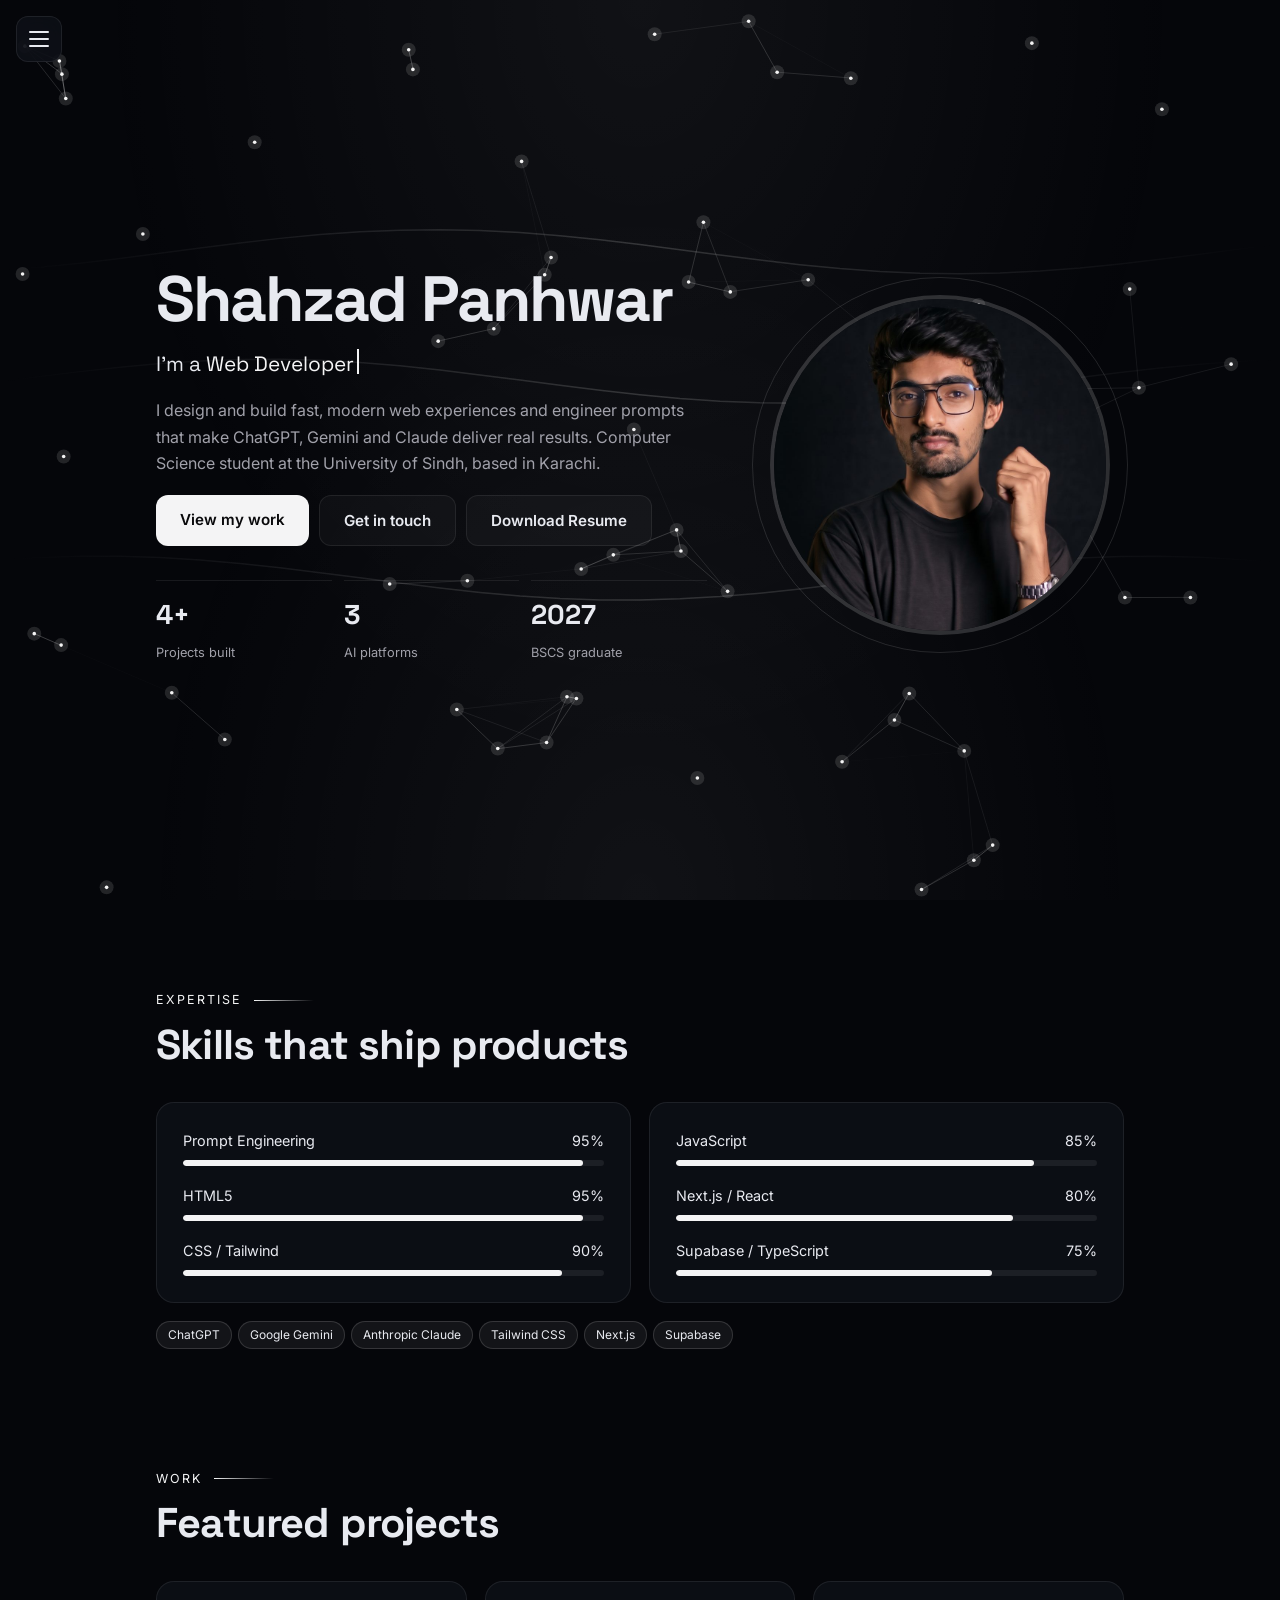
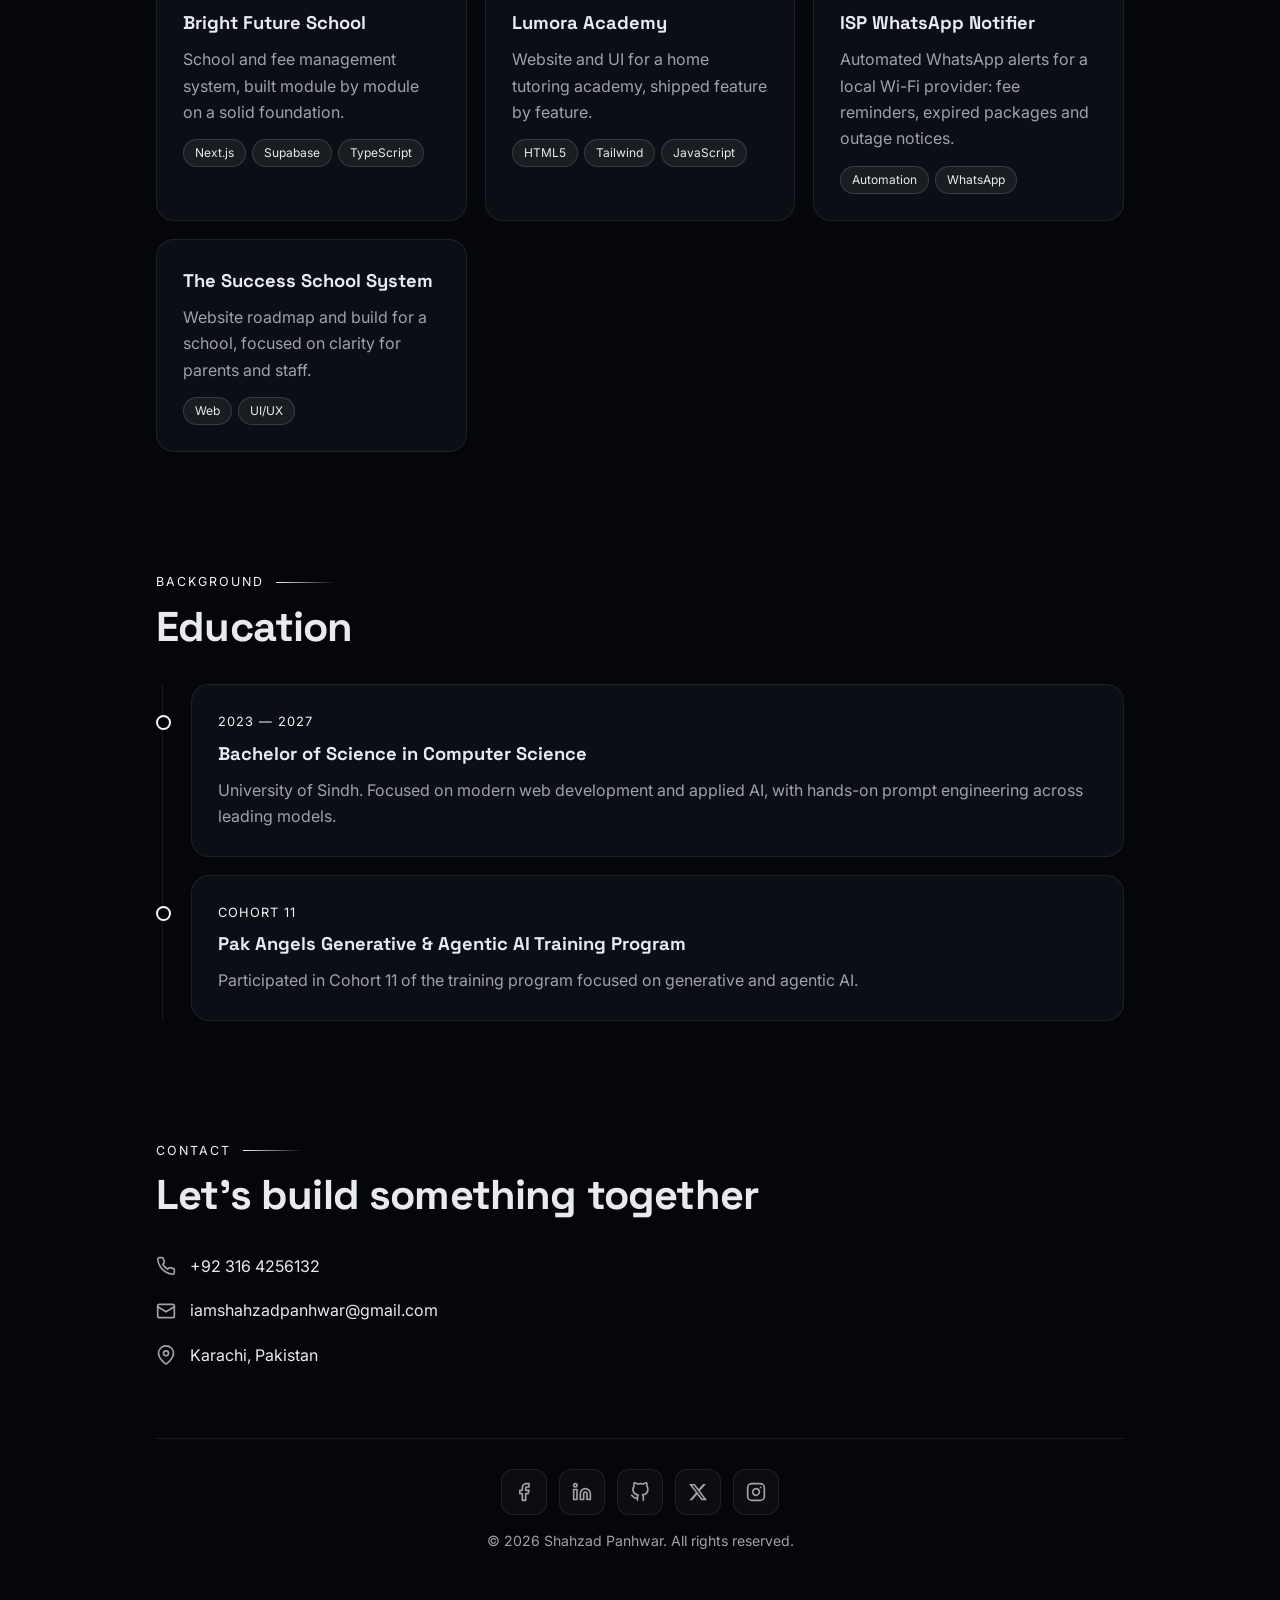
<file: index.html>
<!DOCTYPE html>
<html lang="en">
<head>
<meta charset="utf-8">
<meta name="viewport" content="width=device-width, initial-scale=1, viewport-fit=cover">
<title>Shahzad Panhwar — Web Developer Specialized in AI</title>
<meta name="description" content="Portfolio of Shahzad Panhwar: web developer specialized in AI and prompt engineering.">
<meta name="theme-color" content="#05060a">
<link rel="icon" href="favicon.svg" type="image/svg+xml">
<link rel="preconnect" href="https://fonts.googleapis.com">
<link rel="preconnect" href="https://fonts.gstatic.com" crossorigin>
<link rel="stylesheet" href="https://fonts.googleapis.com/css2?family=Inter:wght@400;500;600&family=Space+Grotesk:wght@500;600;700&display=swap">
<link rel="stylesheet" href="style.css">
<script>setTimeout(function(){if(!window.__ready)document.documentElement.classList.add("fb")},4000)</script>
<noscript><style>#pre{display:none}.rv{opacity:1;transform:none}.pic div{clip-path:none}[data-w="95"]{width:95%}[data-w="90"]{width:90%}[data-w="85"]{width:85%}[data-w="80"]{width:80%}[data-w="75"]{width:75%}</style></noscript>
</head>
<body>
<canvas id="bg"></canvas>
<div id="pre"><div class="ring"></div></div>

<button id="burger" aria-label="Menu" aria-expanded="false"><span></span><span></span><span></span></button><div id="scrim"></div>
<nav id="nav">
 <div class="menu">
 <a href="#about" class="on"><span>About</span></a>
 <a href="#skills"><span>Skills</span></a>
 <a href="#projects"><span>Projects</span></a>
 <a href="#education"><span>Education</span></a>
 <a href="#contact"><span>Contact</span></a>
 </div>
</nav>

<main>
<section id="about">
 <div class="hero">
  <div>
   <h1>Shahzad Panhwar</h1>
   <div class="role">I'm a <span id="typed"></span><i></i></div>
   <p>I design and build fast, modern web experiences and engineer prompts that make ChatGPT, Gemini and Claude deliver real results. Computer Science student at the University of Sindh, based in Karachi.</p>
   <div class="row"><a class="btn p" href="#projects">View my work</a><a class="btn" href="#contact">Get in touch</a><a class="btn" href="resume.pdf" download>Download Resume</a></div>
   <div class="stats"><div><b>4+</b><small>Projects built</small></div><div><b>3</b><small>AI platforms</small></div><div><b>2027</b><small>BSCS graduate</small></div></div>
  </div>
  <div class="photo">
   <div class="pic" id="pic"><div><img decoding="async" width="420" height="420" src="assets/profile.jpg" alt="Shahzad Panhwar"></div></div>
  </div>
 </div>
</section>

<section id="skills">
 <div class="eyebrow rv">Expertise</div>
 <h2 class="rv">Skills that <span class="g">ship products</span></h2>
 <div class="grid">
  <div class="card rv">
   <div class="skill"><div class="h"><span>Prompt Engineering</span><span>95%</span></div><div class="bar"><i data-w="95"></i></div></div>
   <div class="skill"><div class="h"><span>HTML5</span><span>95%</span></div><div class="bar"><i data-w="95"></i></div></div>
   <div class="skill"><div class="h"><span>CSS / Tailwind</span><span>90%</span></div><div class="bar"><i data-w="90"></i></div></div>
  </div>
  <div class="card rv">
   <div class="skill"><div class="h"><span>JavaScript</span><span>85%</span></div><div class="bar"><i data-w="85"></i></div></div>
   <div class="skill"><div class="h"><span>Next.js / React</span><span>80%</span></div><div class="bar"><i data-w="80"></i></div></div>
   <div class="skill"><div class="h"><span>Supabase / TypeScript</span><span>75%</span></div><div class="bar"><i data-w="75"></i></div></div>
  </div>
 </div>
 <div class="chips rv" style="margin-top:18px"><span>ChatGPT</span><span>Google Gemini</span><span>Anthropic Claude</span><span>Tailwind CSS</span><span>Next.js</span><span>Supabase</span></div>
</section>

<section id="projects">
 <div class="eyebrow rv">Work</div>
 <h2 class="rv">Featured <span class="g">projects</span></h2>
 <div class="grid">
  <div class="card rv"><h3>Bright Future School</h3><p>School and fee management system, built module by module on a solid foundation.</p><div class="chips"><span>Next.js</span><span>Supabase</span><span>TypeScript</span></div></div>
  <div class="card rv"><h3>Lumora Academy</h3><p>Website and UI for a home tutoring academy, shipped feature by feature.</p><div class="chips"><span>HTML5</span><span>Tailwind</span><span>JavaScript</span></div></div>
  <div class="card rv"><h3>ISP WhatsApp Notifier</h3><p>Automated WhatsApp alerts for a local Wi-Fi provider: fee reminders, expired packages and outage notices.</p><div class="chips"><span>Automation</span><span>WhatsApp</span></div></div>
  <div class="card rv"><h3>The Success School System</h3><p>Website roadmap and build for a school, focused on clarity for parents and staff.</p><div class="chips"><span>Web</span><span>UI/UX</span></div></div>
 </div>
</section>

<section id="education">
 <div class="eyebrow rv">Background</div>
 <h2 class="rv"><span class="g">Education</span></h2>
 <div class="tl">
  <div class="card rv">
   <div class="when">2023 — 2027</div>
   <h3>Bachelor of Science in Computer Science</h3>
   <p style="margin:0">University of Sindh. Focused on modern web development and applied AI, with hands-on prompt engineering across leading models.</p>
  </div>
  <div class="card rv" style="margin-top:18px">
   <div class="when">Cohort 11</div>
   <h3>Pak Angels Generative &amp; Agentic AI Training Program</h3>
   <p style="margin:0">Participated in Cohort 11 of the training program focused on generative and agentic AI.</p>
  </div>
 </div>
</section>

<section id="contact">
 <div class="eyebrow rv">Contact</div>
 <h2 class="rv">Let's build something together</h2>
 <div class="cinfo rv">
  <a class="ci" href="tel:+923164256132"><svg viewBox="0 0 24 24" aria-hidden="true"><path d="M22 16.92v3a2 2 0 0 1-2.18 2 19.79 19.79 0 0 1-8.63-3.07 19.5 19.5 0 0 1-6-6 19.79 19.79 0 0 1-3.07-8.67A2 2 0 0 1 4.11 2h3a2 2 0 0 1 2 1.72 12.84 12.84 0 0 0 .7 2.81 2 2 0 0 1-.45 2.11L8.09 9.91a16 16 0 0 0 6 6l1.27-1.27a2 2 0 0 1 2.11-.45 12.84 12.84 0 0 0 2.81.7A2 2 0 0 1 22 16.92z"/></svg><span>+92 316 4256132</span></a>
  <a class="ci" href="mailto:iamshahzadpanhwar@gmail.com"><svg viewBox="0 0 24 24" aria-hidden="true"><rect x="2" y="4" width="20" height="16" rx="2"/><path d="m22 7-10 6L2 7"/></svg><span>iamshahzadpanhwar@gmail.com</span></a>
  <div class="ci"><svg viewBox="0 0 24 24" aria-hidden="true"><path d="M21 10c0 7-9 13-9 13s-9-6-9-13a9 9 0 0 1 18 0z"/><circle cx="12" cy="10" r="3"/></svg><span>Karachi, Pakistan</span></div>
 </div>
 <footer>
  <div class="social"><a href="https://www.facebook.com/iamshahzadpanhwar" target="_blank" rel="noopener" aria-label="Facebook"><svg viewBox="0 0 24 24"><path d="M18 2h-3a5 5 0 0 0-5 5v3H7v4h3v8h4v-8h3l1-4h-4V7a1 1 0 0 1 1-1h3z"/></svg></a><a href="https://www.linkedin.com/in/shahzadpanhwar/" target="_blank" rel="noopener" aria-label="LinkedIn"><svg viewBox="0 0 24 24"><path d="M16 8a6 6 0 0 1 6 6v7h-4v-7a2 2 0 0 0-2-2 2 2 0 0 0-2 2v7h-4v-7a6 6 0 0 1 6-6z"/><rect x="2" y="9" width="4" height="12"/><circle cx="4" cy="4" r="2"/></svg></a><a href="https://github.com/shahzadpanhwar" target="_blank" rel="noopener" aria-label="GitHub"><svg viewBox="0 0 24 24"><path d="M9 19c-5 1.5-5-2.5-7-3m14 6v-3.87a3.37 3.37 0 0 0-.94-2.61c3.14-.35 6.44-1.54 6.44-7A5.44 5.44 0 0 0 20 4.77 5.07 5.07 0 0 0 19.91 1S18.73.65 16 2.48a13.38 13.38 0 0 0-7 0C6.27.65 5.09 1 5.09 1A5.07 5.07 0 0 0 5 4.77a5.44 5.44 0 0 0-1.5 3.78c0 5.42 3.3 6.61 6.44 7A3.37 3.37 0 0 0 9 18.13V22"/></svg></a><a href="https://x.com/shahzadpanhwar_" target="_blank" rel="noopener" aria-label="X"><svg class="f" viewBox="0 0 24 24"><path d="M18.244 2.25h3.308l-7.227 8.26 8.502 11.24H16.17l-5.214-6.817L4.99 21.75H1.68l7.73-8.835L1.254 2.25H8.08l4.713 6.231zm-1.161 17.52h1.833L7.084 4.126H5.117z"/></svg></a><a href="https://instagram.com/shahzadpanhwar_" target="_blank" rel="noopener" aria-label="Instagram"><svg viewBox="0 0 24 24"><rect x="2" y="2" width="20" height="20" rx="5" ry="5"/><path d="M16 11.37A4 4 0 1 1 12.63 8 4 4 0 0 1 16 11.37z"/><line x1="17.5" y1="6.5" x2="17.51" y2="6.5"/></svg></a></div>
  <p style="margin:14px 0 0">© 2026 Shahzad Panhwar. All rights reserved.</p>
 </footer>
</section>
</main>

<script src="script.js" defer></script>
</body>
</html>
</file>
<file: style.css>
:root{--bg:#05060a;--glass:rgba(14,16,24,.82);--line:rgba(255,255,255,.08);--tx:#e8eaf0;--mut:#a1a1aa;--cy:#f4f4f5;color-scheme:dark;box-sizing:border-box;padding-top:env(safe-area-inset-top,0px);padding-bottom:env(safe-area-inset-bottom,0px)}
*,*::before,*::after{box-sizing:inherit}
a,button{-webkit-tap-highlight-color:transparent}
html{-webkit-text-size-adjust:100%;scroll-behavior:smooth;scroll-padding-top:env(safe-area-inset-top,0px)}
body{margin:0;background:var(--bg);color:var(--tx);font-family:Inter,system-ui,-apple-system,"Segoe UI",sans-serif;line-height:1.65;overflow-x:hidden}
body::before{content:"";position:fixed;inset:0;z-index:-1;background:radial-gradient(ellipse at 50% 0%,rgba(255,255,255,.05),transparent 60%),radial-gradient(ellipse at 50% 100%,rgba(255,255,255,.05),transparent 55%);pointer-events:none}
#bg{position:fixed;inset:0;width:100%;height:100%;z-index:-2}
h1,h2,h3{font-family:"Space Grotesk",Inter,system-ui,sans-serif}
#pre{position:fixed;inset:0;background:var(--bg);display:grid;place-items:center;z-index:99;transition:opacity .6s,visibility .6s}
#pre.off{opacity:0;visibility:hidden}
.ring{width:54px;height:54px;border-radius:50%;border:3px solid var(--line);border-top-color:var(--cy);animation:spin 1s linear infinite}
@keyframes spin{to{transform:rotate(360deg)}}
nav{position:fixed;top:0;bottom:0;left:0;width:min(250px,80vw);overflow-y:auto;display:flex;flex-direction:column;padding:calc(80px + env(safe-area-inset-top,0px)) 16px 20px;background:rgba(8,9,14,.72);backdrop-filter:blur(20px);-webkit-backdrop-filter:blur(20px);border-right:1px solid var(--line);z-index:60;transform:translateX(-105%);visibility:hidden;transition:transform .4s cubic-bezier(.2,.8,.2,1),visibility 0s .4s}
nav.open{transform:none;visibility:visible;transition:transform .4s cubic-bezier(.2,.8,.2,1),visibility 0s;box-shadow:20px 0 60px rgba(0,0,0,.5)}
#burger{position:fixed;top:calc(16px + env(safe-area-inset-top,0px));left:16px;width:46px;height:46px;border-radius:12px;border:1px solid var(--line);background:var(--glass);backdrop-filter:blur(14px);-webkit-backdrop-filter:blur(14px);display:flex;flex-direction:column;align-items:center;justify-content:center;gap:5px;cursor:pointer;z-index:70;transition:.25s;padding:0}
#burger:hover{border-color:var(--cy)}
#burger span{display:block;width:20px;height:2px;border-radius:2px;background:var(--tx);transition:.3s}
#burger.x span:nth-child(1){transform:translateY(7px) rotate(45deg)}
#burger.x span:nth-child(2){opacity:0}
#burger.x span:nth-child(3){transform:translateY(-7px) rotate(-45deg)}
#scrim{position:fixed;inset:0;background:rgba(0,0,0,.45);backdrop-filter:blur(4px);-webkit-backdrop-filter:blur(4px);opacity:0;visibility:hidden;transition:.3s;z-index:55}
#scrim.on{opacity:1;visibility:visible}
nav a{display:flex;align-items:center;gap:12px;padding:10px 12px;border-radius:10px;color:var(--mut);text-decoration:none;font-size:.92rem;font-weight:500;transition:.2s;position:relative;margin-bottom:2px}
nav a:hover{color:var(--tx);background:rgba(255,255,255,.05)}
nav a.on{color:var(--cy);background:rgba(255,255,255,.08)}
nav a.on::before{content:"";position:absolute;left:-16px;top:8px;bottom:8px;width:3px;border-radius:0 3px 3px 0;background:var(--cy)}
@keyframes pulse{50%{opacity:.4}}
main{max-width:1040px;margin:0 auto;padding:0 36px}
section{padding:90px 0 30px}
#about{min-height:100vh;min-height:100svh;display:flex;flex-direction:column;justify-content:center;padding-top:60px}
.eyebrow{display:flex;align-items:center;gap:12px;font-size:.78rem;letter-spacing:.16em;text-transform:uppercase;color:var(--cy);margin-bottom:10px}
.eyebrow::after{content:"";height:1px;width:60px;background:linear-gradient(90deg,var(--cy),transparent)}
h2{font-size:clamp(1.8rem,4vw,2.6rem);margin:0 0 34px;letter-spacing:-.02em;line-height:1.15}
.g{color:inherit}
.card{background:var(--glass);border:1px solid var(--line);border-radius:18px;padding:26px;transition:transform .35s,border-color .35s,box-shadow .35s;position:relative}
@media(hover:hover){.card:hover{transform:translateY(-5px);border-color:rgba(255,255,255,.3);box-shadow:0 18px 40px -20px rgba(0,0,0,.7)}}
.hero{display:grid;grid-template-columns:1.2fr .8fr;gap:50px;align-items:center}
h1{font-size:clamp(2.4rem,6vw,4rem);line-height:1.05;margin:0 0 14px;letter-spacing:-.03em}
.role{font-size:1.3rem;font-family:"Space Grotesk",sans-serif;margin-bottom:16px;min-height:2rem}
.role span{color:var(--cy)}
.role i{display:inline-block;width:2px;height:1.2em;background:var(--cy);vertical-align:-3px;margin-left:3px;animation:pulse 1s steps(2) infinite}
p{color:var(--mut);margin:0 0 14px}
.btn{display:inline-block;padding:12px 24px;border-radius:12px;font-weight:600;text-decoration:none;font-size:.95rem;border:1px solid var(--line);color:var(--tx);cursor:pointer;background:rgba(255,255,255,.03);font-family:inherit;transition:.25s}
.btn.p{background:var(--cy);color:#09090b;border:0}
.btn:hover{transform:translateY(-2px);box-shadow:0 10px 24px -10px rgba(0,0,0,.7)}
.row{display:flex;flex-wrap:wrap;gap:10px;margin-top:18px}
.stats{display:grid;grid-template-columns:repeat(3,1fr);gap:12px;margin-top:34px}
.stats div{border-top:1px solid var(--line);padding-top:12px}
.stats b{display:block;font-family:"Space Grotesk",sans-serif;font-size:1.7rem}
.stats small{color:var(--mut);font-size:.8rem}
.photo{position:relative;width:min(340px,100%);aspect-ratio:1;margin:0 auto}
.photo::before{content:"";position:absolute;inset:-18px;border-radius:50%;border:1px solid rgba(255,255,255,.12)}
.pic{position:absolute;inset:0;border-radius:50%;padding:4px;background:rgba(255,255,255,.16)}
.pic div{width:100%;height:100%;border-radius:50%;background:#0b0c12;overflow:hidden;position:relative;clip-path:circle(0%);transition:clip-path .6s cubic-bezier(.2,.8,.2,1) .1s}
.pic.show div{clip-path:circle(75%)}
.pic img{position:absolute;inset:0;width:100%;height:100%;object-fit:cover}
.grid{display:grid;grid-template-columns:repeat(auto-fit,minmax(260px,1fr));gap:18px}
.skill{margin-bottom:18px}.skill:last-child{margin-bottom:0}
.skill .h{display:flex;justify-content:space-between;font-size:.9rem;margin-bottom:7px}
.bar{height:6px;border-radius:99px;background:rgba(255,255,255,.07);overflow:hidden}
.bar i{display:block;height:100%;width:0;border-radius:99px;background:var(--cy);transition:width 1.5s cubic-bezier(.2,.8,.2,1)}
.card h3{margin:0 0 8px;font-size:1.15rem}
.chips{display:flex;flex-wrap:wrap;gap:6px;margin-top:8px}
.chips span{font-size:.75rem;padding:3px 11px;border-radius:99px;background:rgba(255,255,255,.06);border:1px solid rgba(255,255,255,.14);color:var(--tx)}
.tl{border-left:1px solid var(--line);padding-left:28px;margin-left:6px}
.tl .card::before{content:"";position:absolute;left:-36px;top:30px;width:15px;height:15px;border-radius:50%;background:var(--bg);border:2px solid var(--cy)}
.when{font-size:.8rem;color:var(--cy);letter-spacing:.08em;text-transform:uppercase;margin-bottom:6px}
.cinfo{display:grid;gap:18px}
.ci{display:flex;align-items:center;gap:14px;width:fit-content;max-width:100%;color:var(--tx);text-decoration:none;font-size:1rem;overflow-wrap:anywhere}
.ci svg{width:20px;height:20px;fill:none;stroke:var(--mut);stroke-width:2;stroke-linecap:round;stroke-linejoin:round;flex:none}
a.ci:hover{text-decoration:underline;text-underline-offset:4px}
footer{margin-top:70px;padding:30px 0 50px;text-align:center;border-top:1px solid var(--line);color:var(--mut);font-size:.88rem}
.social{display:flex;flex-wrap:wrap;justify-content:center;gap:12px}.social a{display:grid;place-items:center;width:46px;height:46px;border-radius:12px;border:1px solid var(--line);background:rgba(255,255,255,.03);color:var(--mut);text-decoration:none;transition:.25s}.social a:hover{color:var(--cy);border-color:rgba(255,255,255,.3);transform:translateY(-3px)}.social svg{width:20px;height:20px;fill:none;stroke:currentColor;stroke-width:2;stroke-linecap:round;stroke-linejoin:round}.social svg.f{fill:currentColor;stroke:none}
.rv{opacity:0;transform:translateY(28px);transition:opacity .8s,transform .8s}.rv.in{opacity:1;transform:none}
/* safety net: shown if script.js fails to load */
.fb #pre{display:none}.fb .rv{opacity:1;transform:none}.fb .pic div{clip-path:none}
.fb [data-w="95"]{width:95%}.fb [data-w="90"]{width:90%}.fb [data-w="85"]{width:85%}.fb [data-w="80"]{width:80%}.fb [data-w="75"]{width:75%}
@media(max-width:860px){.hero{grid-template-columns:1fr;text-align:center}.hero .row{justify-content:center}.eyebrow{justify-content:center}.photo{order:-1;width:min(260px,80%)}}
@media(max-width:700px){
 main{padding:0 18px 60px}
 section{padding:64px 0 16px}
 #about{padding-top:84px}
 .stats b{font-size:1.4rem}
 nav a{padding:14px}
 .btn{padding:12px 20px}
}
@media(prefers-reduced-motion:reduce){*{animation:none!important;transition:none!important}}
</file>
